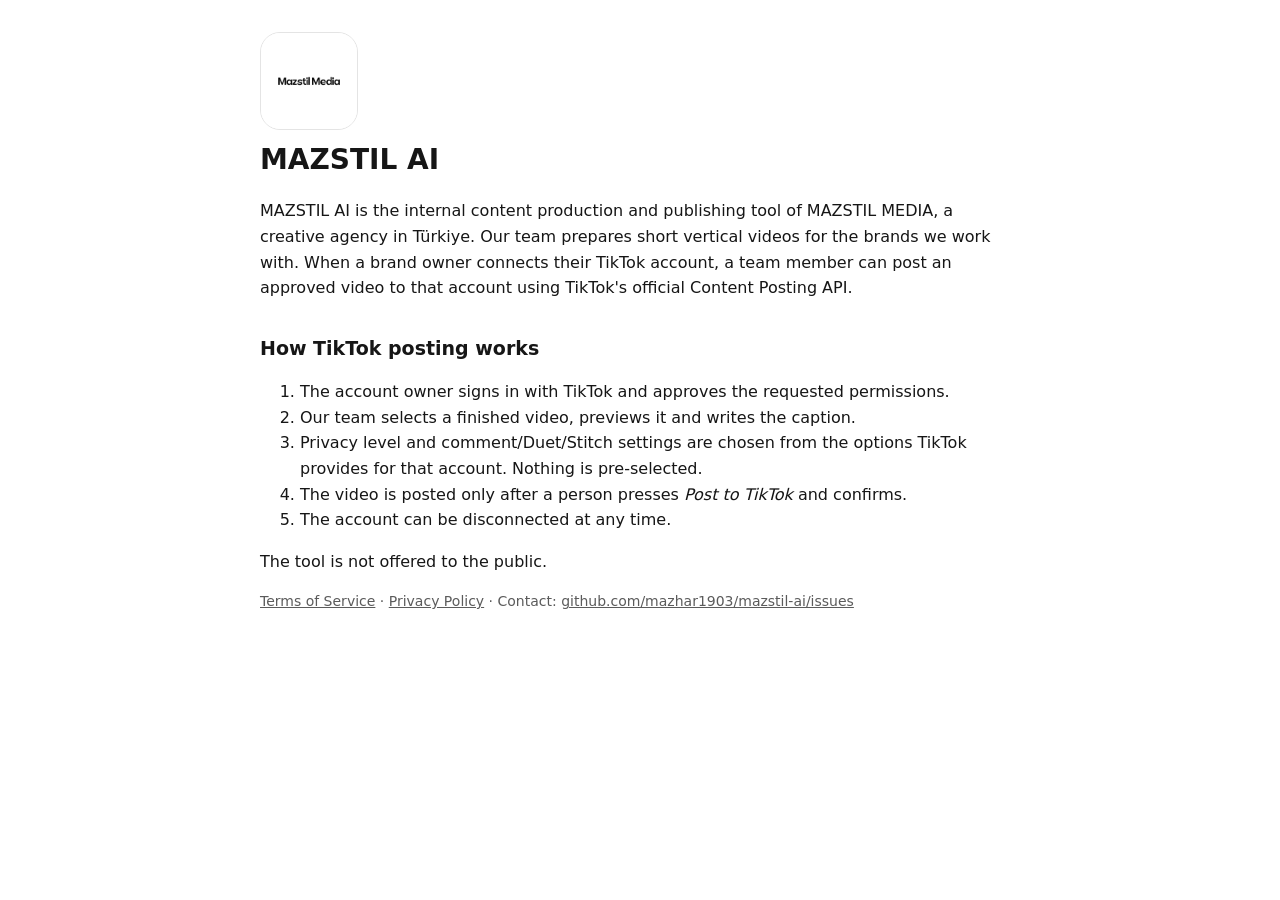
<file: index.html>
<!doctype html>
<html lang="en">
<head>
<meta charset="utf-8">
<meta name="viewport" content="width=device-width, initial-scale=1">
<title>MAZSTIL AI</title>
<meta name="description" content="Internal content production and publishing tool of MAZSTIL MEDIA.">
<link rel="stylesheet" href="site.css">
</head>
<body><main>
<img class="logo" src="uygulama_simgesi_1024.png" alt="MAZSTIL MEDIA logo">
<h1>MAZSTIL AI</h1>
<p>MAZSTIL AI is the internal content production and publishing tool of MAZSTIL MEDIA, a creative agency in Türkiye. Our team prepares short vertical videos for the brands we work with. When a brand owner connects their TikTok account, a team member can post an approved video to that account using TikTok's official Content Posting API.</p>
<h2>How TikTok posting works</h2>
<ol>
<li>The account owner signs in with TikTok and approves the requested permissions.</li>
<li>Our team selects a finished video, previews it and writes the caption.</li>
<li>Privacy level and comment/Duet/Stitch settings are chosen from the options TikTok provides for that account. Nothing is pre-selected.</li>
<li>The video is posted only after a person presses <i>Post to TikTok</i> and confirms.</li>
<li>The account can be disconnected at any time.</li>
</ol>
<p>The tool is not offered to the public.</p>
<p class="ince"><a href="terms.html">Terms of Service</a> · <a href="privacy.html">Privacy Policy</a> · Contact: <a href="https://github.com/mazhar1903/mazstil-ai/issues">github.com/mazhar1903/mazstil-ai/issues</a></p>
</main></body>
</html>
</file>
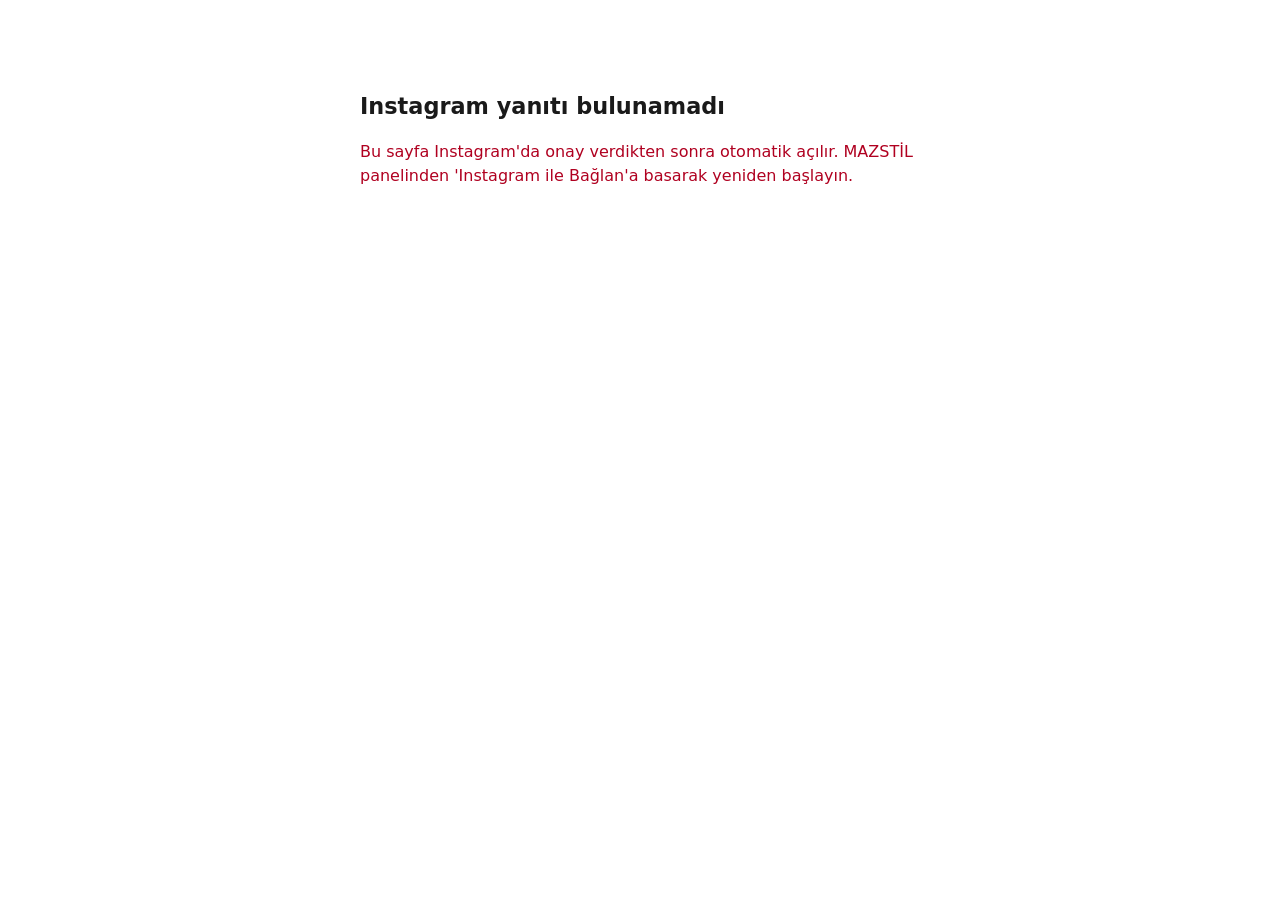
<file: instagram-geri.html>
<!doctype html>
<html lang="tr">
<head>
<meta charset="utf-8">
<meta name="viewport" content="width=device-width,initial-scale=1">
<meta name="referrer" content="no-referrer">
<meta http-equiv="Content-Security-Policy" content="default-src 'none'; style-src 'unsafe-inline'; script-src 'unsafe-inline'; base-uri 'none'; form-action 'none'">
<title>MAZSTİL AI - Instagram bağlantısı</title>
<style>
  body { font-family: system-ui, sans-serif; max-width: 560px; margin: 10vh auto; padding: 0 16px; line-height: 1.5; color: #1a1a1a; }
  h1 { font-size: 1.4rem; }
  textarea { width: 100%; min-height: 6rem; font: 0.85rem ui-monospace, monospace; box-sizing: border-box; }
  button, a.dugme { display: inline-block; margin: 8px 8px 0 0; padding: 8px 14px; border: 1px solid #1a1a1a; background: #fff; color: #1a1a1a; border-radius: 6px; font: inherit; cursor: pointer; text-decoration: none; }
  .gizli { display: none; }
  .hata { color: #b00020; }
  .not { color: #555; font-size: 0.9rem; }
</style>
</head>
<body>
<h1 id="baslik">MAZSTİL AI'ya aktarılıyor…</h1>
<p id="mesaj">Instagram yanıtı bu bilgisayardaki MAZSTİL AI'ya gönderiliyor. Bu sayfa hiçbir veri saklamaz ve başka yere göndermez.</p>
<div id="yedek">
  <p>Otomatik geçiş olmazsa (MAZSTİL AI kapalıysa ya da farklı bir portta çalışıyorsa) aşağıdaki adresi kopyalayın ve <b>MAZSTİL panelinde Hesaplar → Instagram → "Yönlendirilen adresi yapıştır"</b> kutusuna yapıştırın.</p>
  <textarea id="adres" readonly aria-label="Kopyalanacak adres"></textarea>
  <button type="button" id="kopyala">Adresi kopyala</button>
  <a class="dugme gizli" id="elle" href="#">Yeniden dene</a>
  <p class="not" id="kopyalandi" role="status"></p>
</div>
<script>
(function () {
  "use strict";
  var PORT = 8765; /* MAZSTİL AI varsayılan yerel portu */
  var IZINLI = ["code", "state", "error", "error_description", "error_reason"];
  var q = new URLSearchParams(window.location.search);
  var baslik = document.getElementById("baslik"), mesaj = document.getElementById("mesaj");
  var adresKutusu = document.getElementById("adres"), elle = document.getElementById("elle");

  /* Kopyalanacak adres: yalnız beklenen parametreler, sonundaki "#_" olmadan. */
  var temiz = new URLSearchParams();
  IZINLI.forEach(function (k) { if (q.has(k)) temiz.set(k, q.get(k).replace(/#_$/, "")); });
  var hedef = "http://127.0.0.1:" + PORT + "/api/instagram/geri?" + temiz.toString();
  adresKutusu.value = window.location.origin + window.location.pathname + "?" + temiz.toString();

  if (!temiz.has("code") && !temiz.has("error")) {
    baslik.textContent = "Instagram yanıtı bulunamadı";
    mesaj.textContent = "Bu sayfa Instagram'da onay verdikten sonra otomatik açılır. MAZSTİL panelinden 'Instagram ile Bağlan'a basarak yeniden başlayın.";
    mesaj.className = "hata";
    document.getElementById("yedek").className = "gizli";
    return;
  }
  if (temiz.has("error")) {
    baslik.textContent = "Instagram bağlantısı tamamlanmadı";
    mesaj.textContent = "Instagram izin verilmediğini ya da bir hata olduğunu bildirdi; sonucu MAZSTİL AI'ya aktarıyoruz.";
  }
  elle.href = hedef;
  elle.className = "dugme";
  document.getElementById("kopyala").addEventListener("click", function () {
    var nt = document.getElementById("kopyalandi");
    adresKutusu.select();
    var tamam = function () { nt.textContent = "Kopyalandı. MAZSTİL panelindeki kutuya yapıştırın."; };
    var hata = function () { nt.textContent = "Otomatik kopyalanamadı; metni seçip Ctrl+C ile kopyalayın."; };
    if (navigator.clipboard && navigator.clipboard.writeText) navigator.clipboard.writeText(adresKutusu.value).then(tamam, hata);
    else { try { document.execCommand("copy") ? tamam() : hata(); } catch (e) { hata(); } }
  });
  setTimeout(function () { window.location.replace(hedef); }, 1200);
})();
</script>
</body>
</html>
</file>
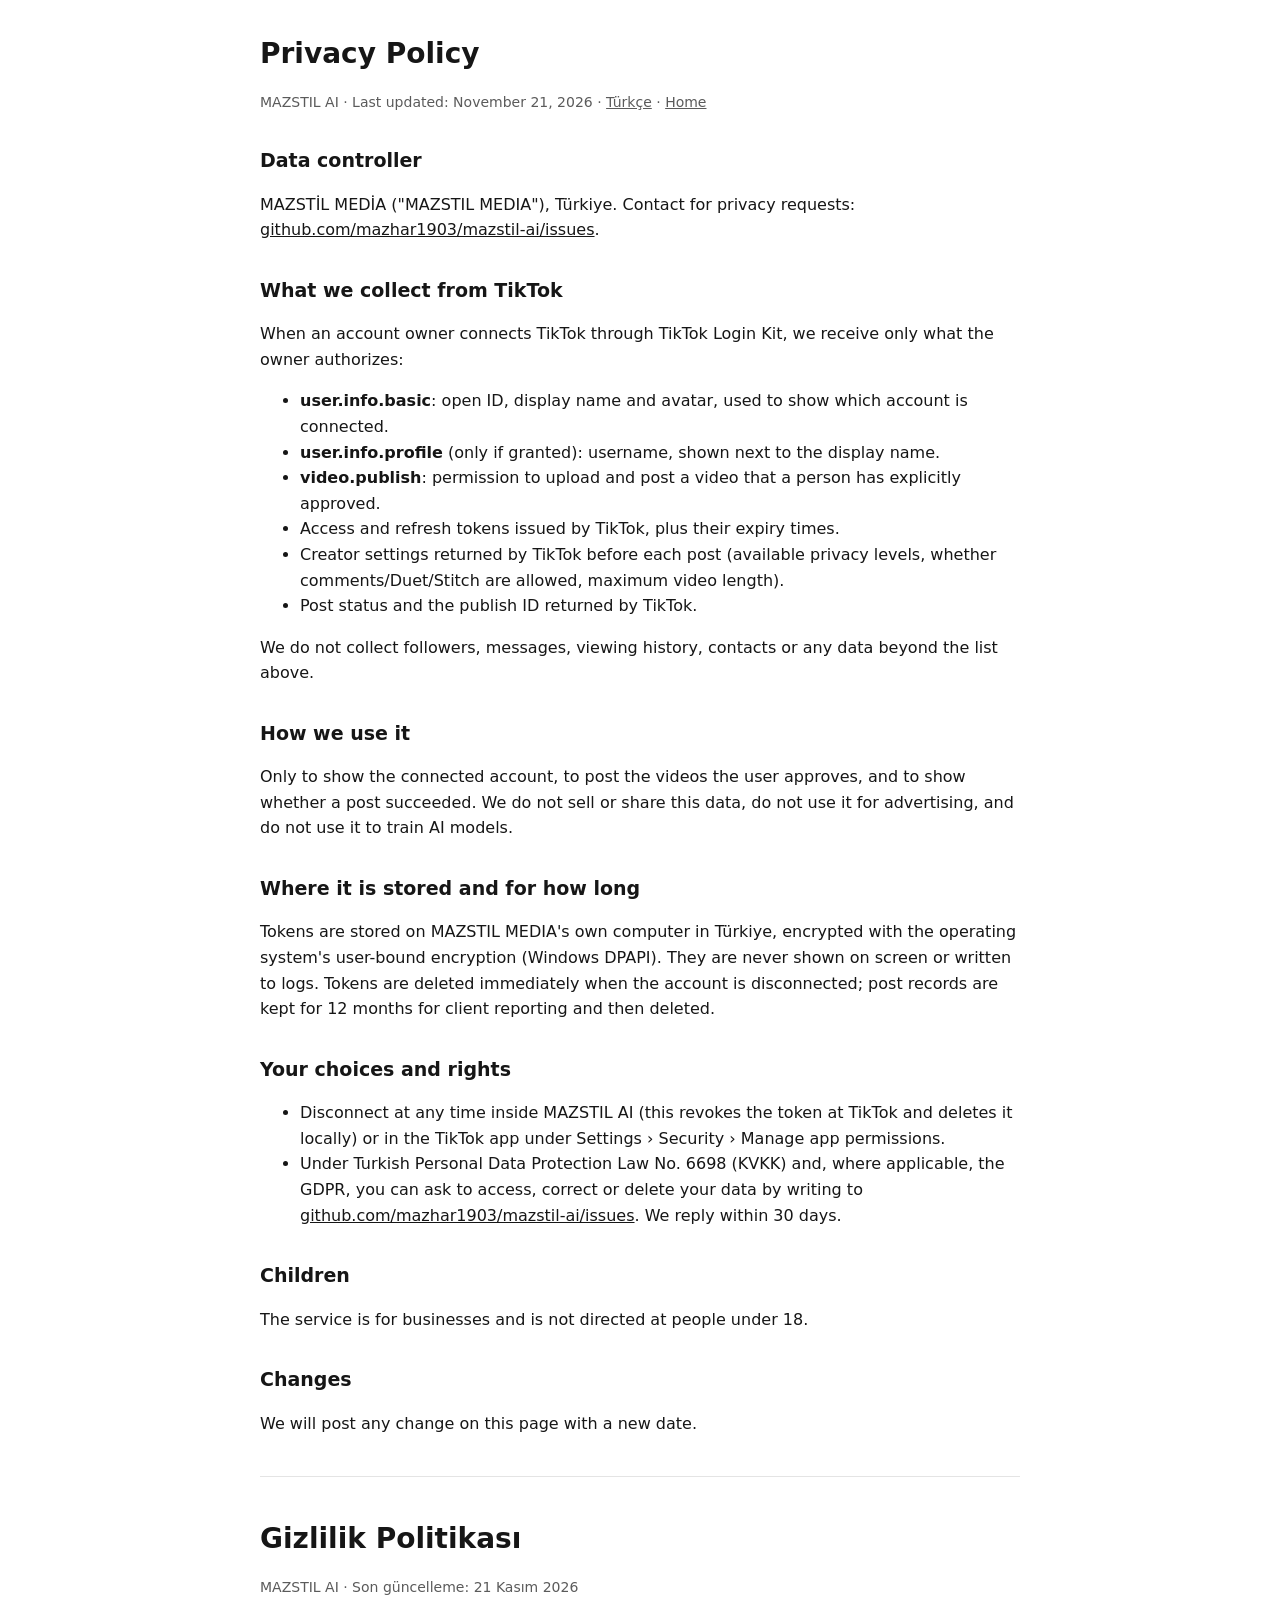
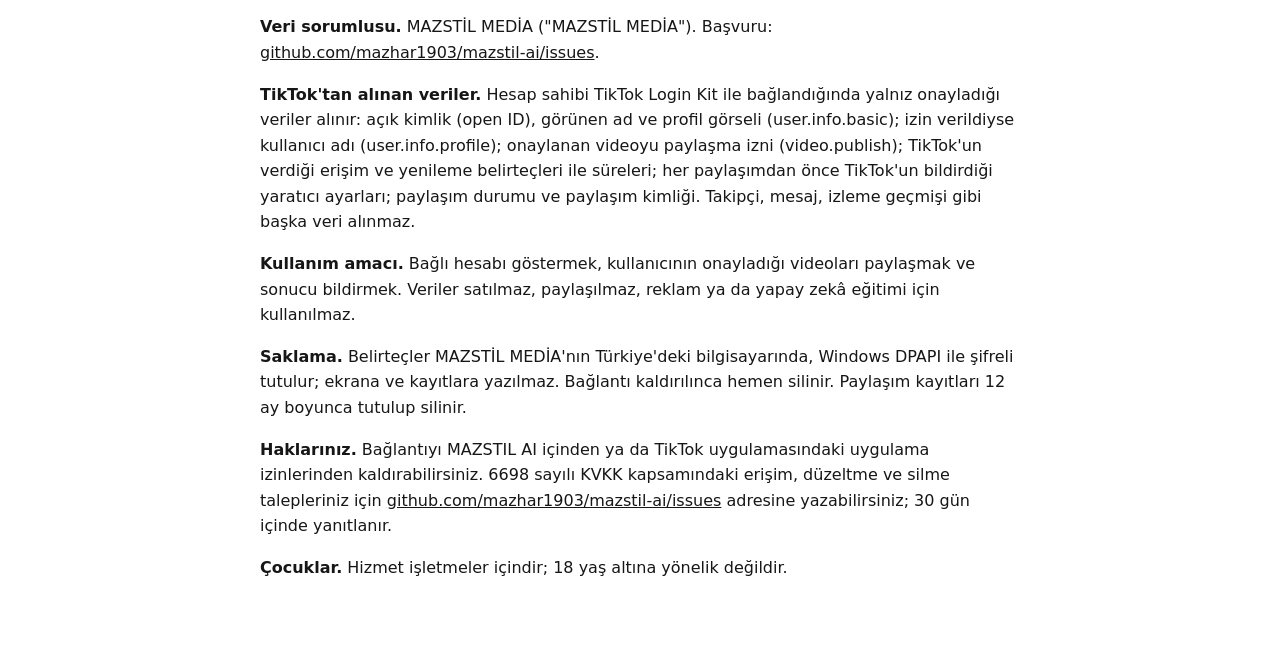
<file: privacy.html>
<!doctype html>
<html lang="en">
<head>
<meta charset="utf-8">
<meta name="viewport" content="width=device-width, initial-scale=1">
<title>Privacy Policy – MAZSTIL AI</title>
<link rel="stylesheet" href="site.css">
</head>
<body><main>
<h1>Privacy Policy</h1>
<p class="ince">MAZSTIL AI · Last updated: November 21, 2026 · <a href="#tr">Türkçe</a> · <a href="index.html">Home</a></p>

<h2>Data controller</h2>
<p>MAZSTİL MEDİA ("MAZSTIL MEDIA"), Türkiye. Contact for privacy requests: <a href="https://github.com/mazhar1903/mazstil-ai/issues">github.com/mazhar1903/mazstil-ai/issues</a>.</p>

<h2>What we collect from TikTok</h2>
<p>When an account owner connects TikTok through TikTok Login Kit, we receive only what the owner authorizes:</p>
<ul>
<li><b>user.info.basic</b>: open ID, display name and avatar, used to show which account is connected.</li>
<li><b>user.info.profile</b> (only if granted): username, shown next to the display name.</li>
<li><b>video.publish</b>: permission to upload and post a video that a person has explicitly approved.</li>
<li>Access and refresh tokens issued by TikTok, plus their expiry times.</li>
<li>Creator settings returned by TikTok before each post (available privacy levels, whether comments/Duet/Stitch are allowed, maximum video length).</li>
<li>Post status and the publish ID returned by TikTok.</li>
</ul>
<p>We do not collect followers, messages, viewing history, contacts or any data beyond the list above.</p>

<h2>How we use it</h2>
<p>Only to show the connected account, to post the videos the user approves, and to show whether a post succeeded. We do not sell or share this data, do not use it for advertising, and do not use it to train AI models.</p>

<h2>Where it is stored and for how long</h2>
<p>Tokens are stored on MAZSTIL MEDIA's own computer in Türkiye, encrypted with the operating system's user-bound encryption (Windows DPAPI). They are never shown on screen or written to logs. Tokens are deleted immediately when the account is disconnected; post records are kept for 12 months for client reporting and then deleted.</p>

<h2>Your choices and rights</h2>
<ul>
<li>Disconnect at any time inside MAZSTIL AI (this revokes the token at TikTok and deletes it locally) or in the TikTok app under Settings › Security › Manage app permissions.</li>
<li>Under Turkish Personal Data Protection Law No. 6698 (KVKK) and, where applicable, the GDPR, you can ask to access, correct or delete your data by writing to <a href="https://github.com/mazhar1903/mazstil-ai/issues">github.com/mazhar1903/mazstil-ai/issues</a>. We reply within 30 days.</li>
</ul>

<h2>Children</h2>
<p>The service is for businesses and is not directed at people under 18.</p>

<h2>Changes</h2>
<p>We will post any change on this page with a new date.</p>

<hr>
<section id="tr" lang="tr">
<h1>Gizlilik Politikası</h1>
<p class="ince">MAZSTIL AI · Son güncelleme: 21 Kasım 2026</p>
<p><b>Veri sorumlusu.</b> MAZSTİL MEDİA ("MAZSTİL MEDİA"). Başvuru: <a href="https://github.com/mazhar1903/mazstil-ai/issues">github.com/mazhar1903/mazstil-ai/issues</a>.</p>
<p><b>TikTok'tan alınan veriler.</b> Hesap sahibi TikTok Login Kit ile bağlandığında yalnız onayladığı veriler alınır: açık kimlik (open ID), görünen ad ve profil görseli (user.info.basic); izin verildiyse kullanıcı adı (user.info.profile); onaylanan videoyu paylaşma izni (video.publish); TikTok'un verdiği erişim ve yenileme belirteçleri ile süreleri; her paylaşımdan önce TikTok'un bildirdiği yaratıcı ayarları; paylaşım durumu ve paylaşım kimliği. Takipçi, mesaj, izleme geçmişi gibi başka veri alınmaz.</p>
<p><b>Kullanım amacı.</b> Bağlı hesabı göstermek, kullanıcının onayladığı videoları paylaşmak ve sonucu bildirmek. Veriler satılmaz, paylaşılmaz, reklam ya da yapay zekâ eğitimi için kullanılmaz.</p>
<p><b>Saklama.</b> Belirteçler MAZSTİL MEDİA'nın Türkiye'deki bilgisayarında, Windows DPAPI ile şifreli tutulur; ekrana ve kayıtlara yazılmaz. Bağlantı kaldırılınca hemen silinir. Paylaşım kayıtları 12 ay boyunca tutulup silinir.</p>
<p><b>Haklarınız.</b> Bağlantıyı MAZSTIL AI içinden ya da TikTok uygulamasındaki uygulama izinlerinden kaldırabilirsiniz. 6698 sayılı KVKK kapsamındaki erişim, düzeltme ve silme talepleriniz için <a href="https://github.com/mazhar1903/mazstil-ai/issues">github.com/mazhar1903/mazstil-ai/issues</a> adresine yazabilirsiniz; 30 gün içinde yanıtlanır.</p>
<p><b>Çocuklar.</b> Hizmet işletmeler içindir; 18 yaş altına yönelik değildir.</p>
</section>
</main></body>
</html>
</file>
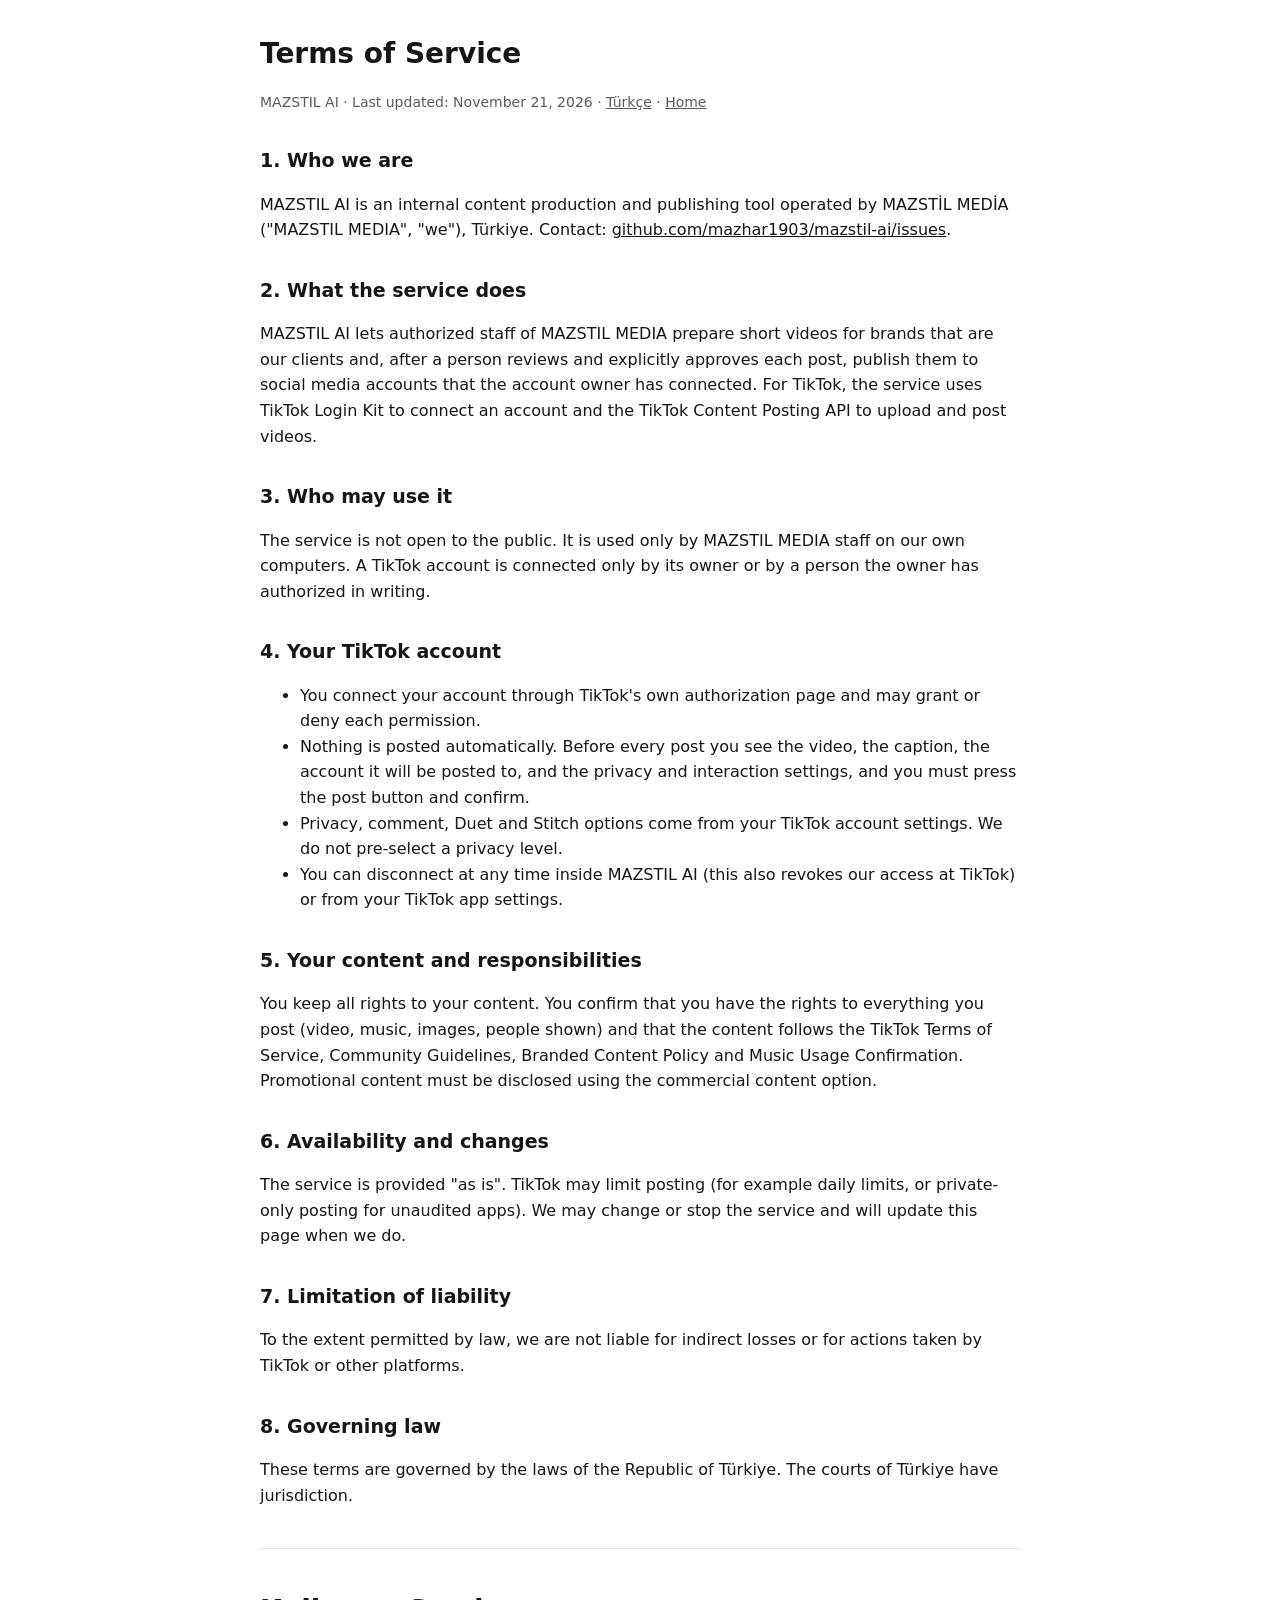
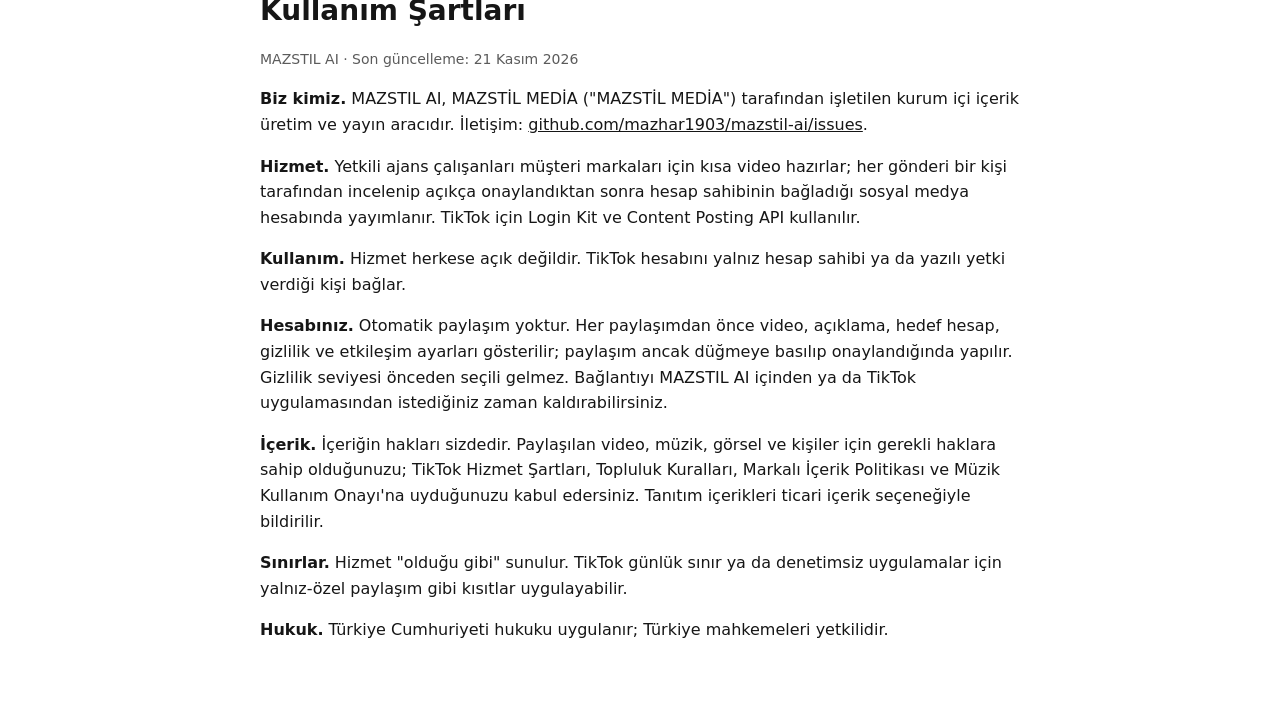
<file: terms.html>
<!doctype html>
<html lang="en">
<head>
<meta charset="utf-8">
<meta name="viewport" content="width=device-width, initial-scale=1">
<title>Terms of Service – MAZSTIL AI</title>
<link rel="stylesheet" href="site.css">
</head>
<body><main>
<h1>Terms of Service</h1>
<p class="ince">MAZSTIL AI · Last updated: November 21, 2026 · <a href="#tr">Türkçe</a> · <a href="index.html">Home</a></p>

<h2>1. Who we are</h2>
<p>MAZSTIL AI is an internal content production and publishing tool operated by MAZSTİL MEDİA ("MAZSTIL MEDIA", "we"), Türkiye. Contact: <a href="https://github.com/mazhar1903/mazstil-ai/issues">github.com/mazhar1903/mazstil-ai/issues</a>.</p>

<h2>2. What the service does</h2>
<p>MAZSTIL AI lets authorized staff of MAZSTIL MEDIA prepare short videos for brands that are our clients and, after a person reviews and explicitly approves each post, publish them to social media accounts that the account owner has connected. For TikTok, the service uses TikTok Login Kit to connect an account and the TikTok Content Posting API to upload and post videos.</p>

<h2>3. Who may use it</h2>
<p>The service is not open to the public. It is used only by MAZSTIL MEDIA staff on our own computers. A TikTok account is connected only by its owner or by a person the owner has authorized in writing.</p>

<h2>4. Your TikTok account</h2>
<ul>
<li>You connect your account through TikTok's own authorization page and may grant or deny each permission.</li>
<li>Nothing is posted automatically. Before every post you see the video, the caption, the account it will be posted to, and the privacy and interaction settings, and you must press the post button and confirm.</li>
<li>Privacy, comment, Duet and Stitch options come from your TikTok account settings. We do not pre-select a privacy level.</li>
<li>You can disconnect at any time inside MAZSTIL AI (this also revokes our access at TikTok) or from your TikTok app settings.</li>
</ul>

<h2>5. Your content and responsibilities</h2>
<p>You keep all rights to your content. You confirm that you have the rights to everything you post (video, music, images, people shown) and that the content follows the TikTok Terms of Service, Community Guidelines, Branded Content Policy and Music Usage Confirmation. Promotional content must be disclosed using the commercial content option.</p>

<h2>6. Availability and changes</h2>
<p>The service is provided "as is". TikTok may limit posting (for example daily limits, or private-only posting for unaudited apps). We may change or stop the service and will update this page when we do.</p>

<h2>7. Limitation of liability</h2>
<p>To the extent permitted by law, we are not liable for indirect losses or for actions taken by TikTok or other platforms.</p>

<h2>8. Governing law</h2>
<p>These terms are governed by the laws of the Republic of Türkiye. The courts of Türkiye have jurisdiction.</p>

<hr>
<section id="tr" lang="tr">
<h1>Kullanım Şartları</h1>
<p class="ince">MAZSTIL AI · Son güncelleme: 21 Kasım 2026</p>
<p><b>Biz kimiz.</b> MAZSTIL AI, MAZSTİL MEDİA ("MAZSTİL MEDİA") tarafından işletilen kurum içi içerik üretim ve yayın aracıdır. İletişim: <a href="https://github.com/mazhar1903/mazstil-ai/issues">github.com/mazhar1903/mazstil-ai/issues</a>.</p>
<p><b>Hizmet.</b> Yetkili ajans çalışanları müşteri markaları için kısa video hazırlar; her gönderi bir kişi tarafından incelenip açıkça onaylandıktan sonra hesap sahibinin bağladığı sosyal medya hesabında yayımlanır. TikTok için Login Kit ve Content Posting API kullanılır.</p>
<p><b>Kullanım.</b> Hizmet herkese açık değildir. TikTok hesabını yalnız hesap sahibi ya da yazılı yetki verdiği kişi bağlar.</p>
<p><b>Hesabınız.</b> Otomatik paylaşım yoktur. Her paylaşımdan önce video, açıklama, hedef hesap, gizlilik ve etkileşim ayarları gösterilir; paylaşım ancak düğmeye basılıp onaylandığında yapılır. Gizlilik seviyesi önceden seçili gelmez. Bağlantıyı MAZSTIL AI içinden ya da TikTok uygulamasından istediğiniz zaman kaldırabilirsiniz.</p>
<p><b>İçerik.</b> İçeriğin hakları sizdedir. Paylaşılan video, müzik, görsel ve kişiler için gerekli haklara sahip olduğunuzu; TikTok Hizmet Şartları, Topluluk Kuralları, Markalı İçerik Politikası ve Müzik Kullanım Onayı'na uyduğunuzu kabul edersiniz. Tanıtım içerikleri ticari içerik seçeneğiyle bildirilir.</p>
<p><b>Sınırlar.</b> Hizmet "olduğu gibi" sunulur. TikTok günlük sınır ya da denetimsiz uygulamalar için yalnız-özel paylaşım gibi kısıtlar uygulayabilir.</p>
<p><b>Hukuk.</b> Türkiye Cumhuriyeti hukuku uygulanır; Türkiye mahkemeleri yetkilidir.</p>
</section>
</main></body>
</html>
</file>
<file: site.css>
:root{--zemin:#fff;--yazi:#161616;--ince:#5b5b5b;--cizgi:#e4e4e4}
@media (prefers-color-scheme:dark){:root{--zemin:#121212;--yazi:#eee;--ince:#aaa;--cizgi:#2c2c2c}}
body{margin:0;background:var(--zemin);color:var(--yazi);font:16px/1.6 system-ui,-apple-system,"Segoe UI",sans-serif}
main{max-width:760px;margin:0 auto;padding:32px 16px 64px}
h1{font-size:28px;margin:0 0 4px}h2{font-size:19px;margin-top:32px}
.ince{color:var(--ince);font-size:14px}
hr{border:0;border-top:1px solid var(--cizgi);margin:40px 0}
a{color:inherit}
img.logo{width:96px;height:96px;border-radius:20px;border:1px solid var(--cizgi)}
</file>
